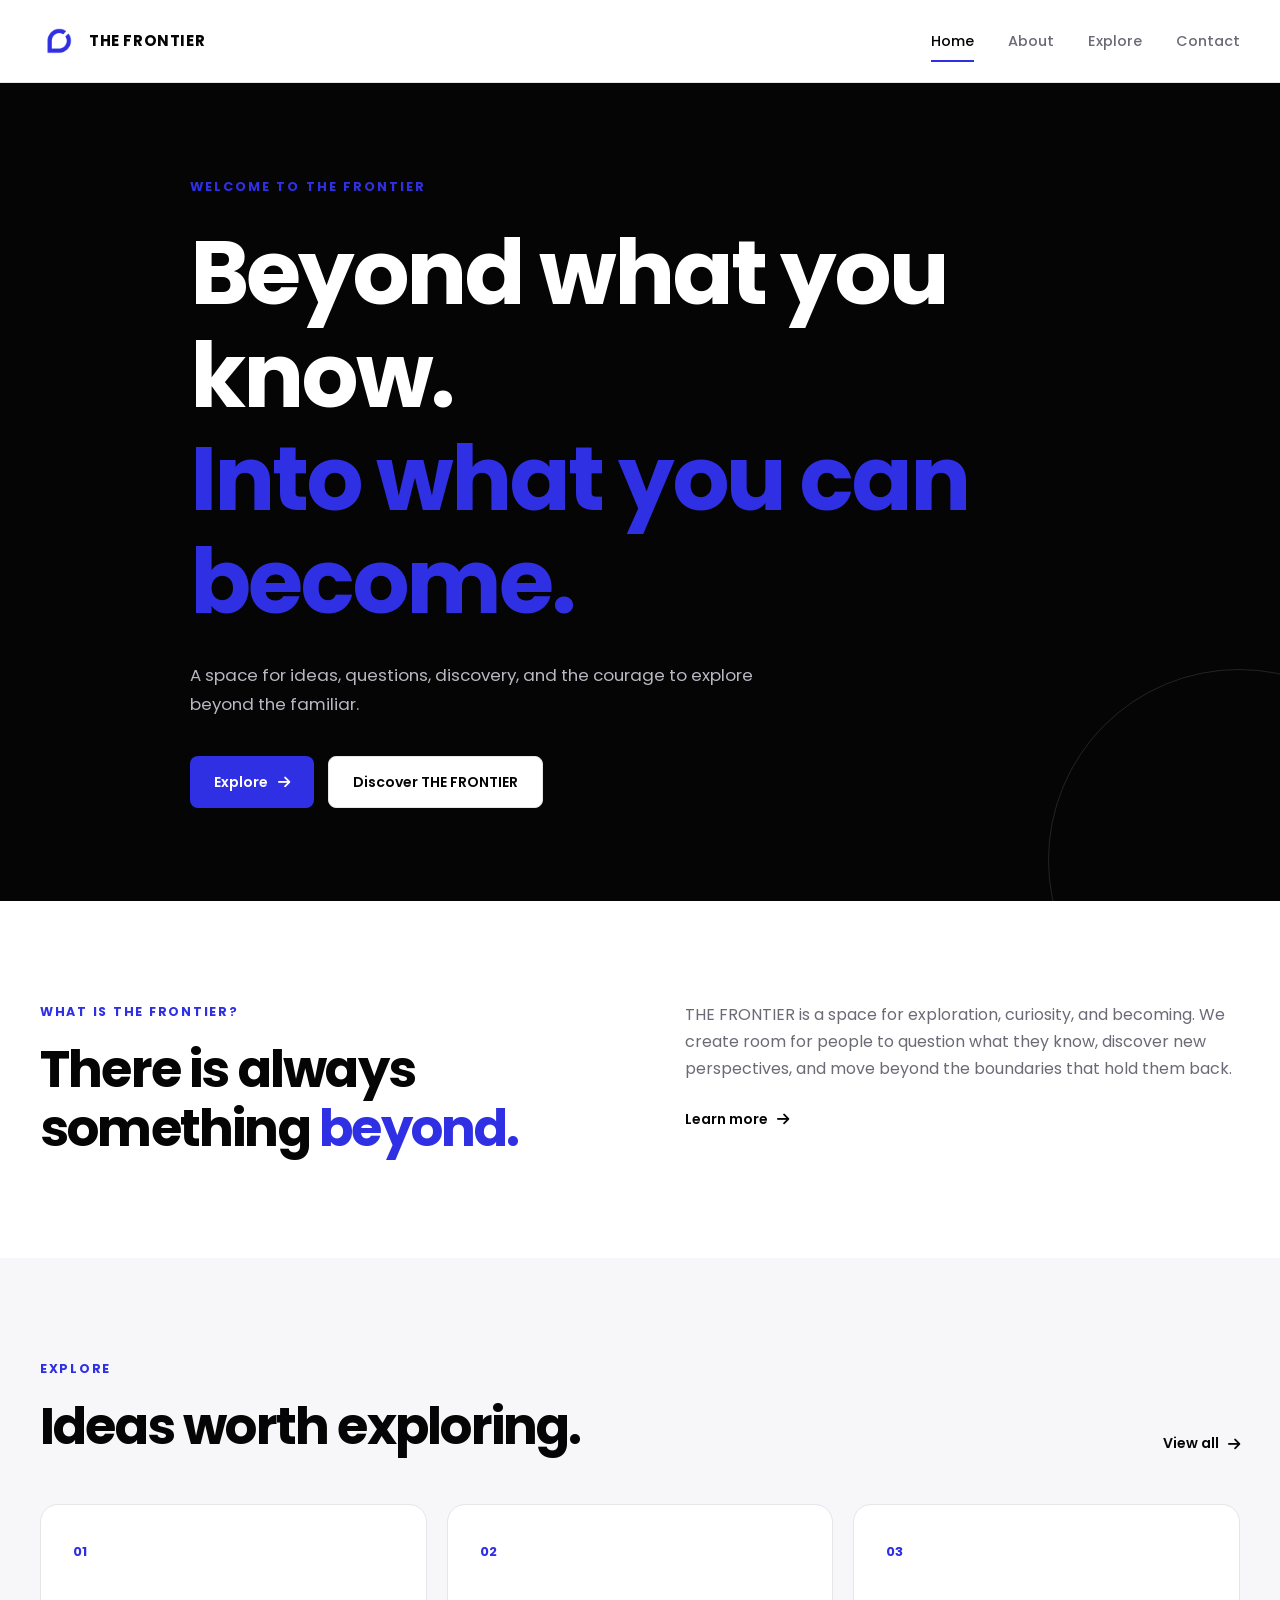
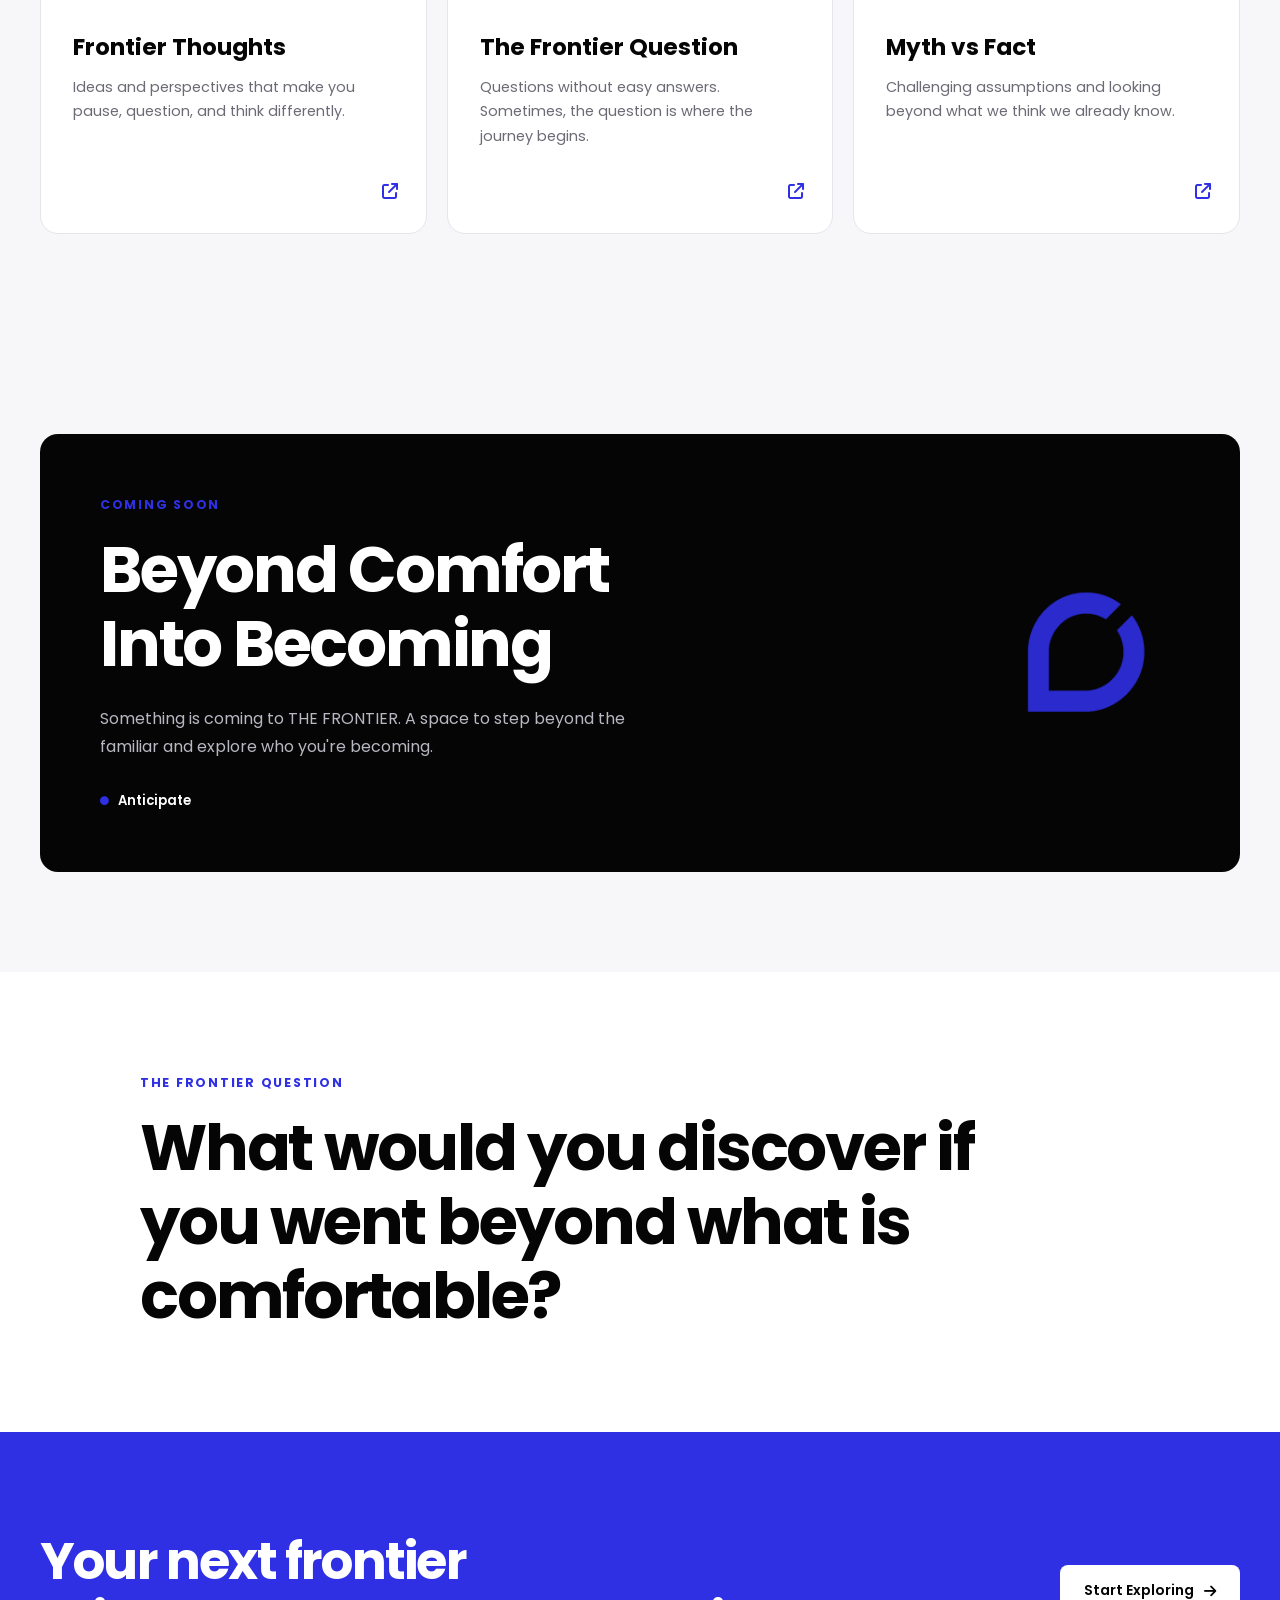
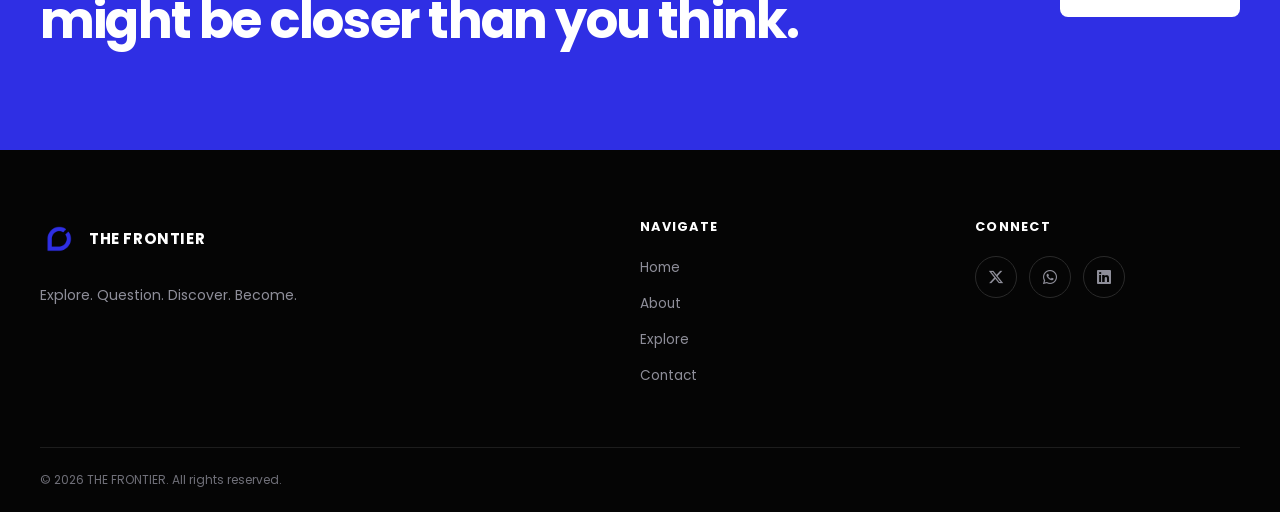
<file: index.html>
<!DOCTYPE html>
<html lang="en">
<head>
    <meta charset="UTF-8">
    <meta name="viewport" content="width=device-width, initial-scale=1.0">

    <title>THE FRONTIER</title>
    <meta name="description" content="THE FRONTIER - A space to explore, question, discover, and become.">

    <link rel="preconnect" href="https://fonts.googleapis.com">
    <link rel="preconnect" href="https://fonts.gstatic.com" crossorigin>
    <link href="https://fonts.googleapis.com/css2?family=Poppins:wght@400;500;600;700&display=swap" rel="stylesheet">
    <link rel="icon" type="image/png" href="assets/images/logo.png">

    <link rel="stylesheet" href="https://cdnjs.cloudflare.com/ajax/libs/font-awesome/6.7.2/css/all.min.css">

    <link rel="stylesheet" href="css/style.css">
</head>

<body>

    <header class="site-header">
        <div class="container nav-container">

            <a href="index.html" class="logo">
                <img src="assets/images/logo.png" alt="THE FRONTIER logo">
                <span>THE FRONTIER</span>
            </a>

            <nav class="main-nav">
                <a href="index.html" class="active">Home</a>
                <a href="about.html">About</a>
                <a href="explore.html">Explore</a>
                <a href="contact.html">Contact</a>
            </nav>

            <button class="menu-toggle" aria-label="Open navigation menu">
                <i class="fa-solid fa-bars"></i>
            </button>

        </div>
    </header>


    <main>

        <section class="hero">
            <div class="container hero-content">

                <p class="eyebrow">WELCOME TO THE FRONTIER</p>

                <h1>
                    Beyond what you know.
                    <span>Into what you can become.</span>
                </h1>

                <p class="hero-text">
                    A space for ideas, questions, discovery, and the courage
                    to explore beyond the familiar.
                </p>

                <div class="hero-buttons">
                    <a href="explore.html" class="btn btn-primary">
                        Explore
                        <i class="fa-solid fa-arrow-right"></i>
                    </a>

                    <a href="about.html" class="btn btn-secondary">
                        Discover THE FRONTIER
                    </a>
                </div>

            </div>
        </section>

        <section class="intro section">
            <div class="container intro-grid">

                <div>
                    <p class="section-label">WHAT IS THE FRONTIER?</p>

                    <h2>
                        There is always something
                        <span>beyond.</span>
                    </h2>
                </div>

                <div class="intro-text">
                    <p>
                        THE FRONTIER is a space for exploration, curiosity,
                        and becoming. We create room for people to question
                        what they know, discover new perspectives, and move
                        beyond the boundaries that hold them back.
                    </p>

                    <a href="about.html" class="text-link">
                        Learn more
                        <i class="fa-solid fa-arrow-right"></i>
                    </a>
                </div>

            </div>
        </section>


        <section class="explore section">
            <div class="container">

                <div class="section-heading">
                    <div>
                        <p class="section-label">EXPLORE</p>
                        <h2>Ideas worth exploring.</h2>
                    </div>

                    <a href="explore.html" class="text-link">
                        View all
                        <i class="fa-solid fa-arrow-right"></i>
                    </a>
                </div>


                <div class="explore-grid">

                    <article class="explore-card">
                        <span class="card-number">01</span>

                        <h3>Frontier Thoughts</h3>

                        <p>
                            Ideas and perspectives that make you pause,
                            question, and think differently.
                        </p>

                        <a href="explore.html" aria-label="Explore Frontier Thoughts">
                            <i class="fa-solid fa-arrow-up-right-from-square"></i>
                        </a>
                    </article>


                    <article class="explore-card">
                        <span class="card-number">02</span>

                        <h3>The Frontier Question</h3>

                        <p>
                            Questions without easy answers. Sometimes,
                            the question is where the journey begins.
                        </p>

                        <a href="explore.html" aria-label="Explore Frontier Questions">
                            <i class="fa-solid fa-arrow-up-right-from-square"></i>
                        </a>
                    </article>


                    <article class="explore-card">
                        <span class="card-number">03</span>

                        <h3>Myth vs Fact</h3>

                        <p>
                            Challenging assumptions and looking beyond
                            what we think we already know.
                        </p>

                        <a href="explore.html" aria-label="Explore Myth vs Fact">
                            <i class="fa-solid fa-arrow-up-right-from-square"></i>
                        </a>
                    </article>

                </div>

            </div>
        </section>


        <section class="program section">
            <div class="container">

                <div class="program-card">

                    <div class="program-content">
                        <p class="section-label">COMING SOON</p>

                        <h2>Beyond Comfort<br>Into Becoming</h2>

                        <p>
                            Something is coming to THE FRONTIER.
                            A space to step beyond the familiar and
                            explore who you're becoming.
                        </p>

                        <span class="program-status">
                            <i class="fa-solid fa-circle"></i>
                            Anticipate
                        </span>
                    </div>

                    <div class="program-mark">
                        <img src="assets/images/logo.png" alt="">
                    </div>

                </div>

            </div>
        </section>


        <section class="question section">
            <div class="container question-content">

                <p class="section-label">THE FRONTIER QUESTION</p>

                <h2>
                    What would you discover
                    if you went beyond
                    what is comfortable?
                </h2>

            </div>
        </section>


        <section class="cta section">
            <div class="container cta-content">

                <h2>Your next frontier<br>might be closer than you think.</h2>

                <a href="explore.html" class="btn btn-primary">
                    Start Exploring
                    <i class="fa-solid fa-arrow-right"></i>
                </a>

            </div>
        </section>

    </main>


    <footer class="site-footer">
        <div class="container footer-content">

            <div class="footer-brand">
                <a href="index.html" class="logo">
                    <img src="assets/images/logo.png" alt="THE FRONTIER logo">
                    <span>THE FRONTIER</span>
                </a>

                <p>
                    Explore. Question. Discover. Become.
                </p>
            </div>


            <div class="footer-links">
                <h4>Navigate</h4>

                <a href="index.html">Home</a>
                <a href="about.html">About</a>
                <a href="explore.html">Explore</a>
                <a href="contact.html">Contact</a>
            </div>


            <div class="footer-socials">
                <h4>Connect</h4>

                <div class="social-icons">

                    <a href="#" aria-label="X">
                        <i class="fa-brands fa-x-twitter"></i>
                    </a>

                    <a href="https://whatsapp.com/channel/0029Vb90pW965yD6CNnlHz1z" aria-label="WhatsApp">
                        <i class="fa-brands fa-whatsapp"></i>
                    </a>

                    <a href="#" aria-label="LinkedIn">
                        <i class="fa-brands fa-linkedin"></i>
                    </a>

                </div>
            </div>

        </div>

        <div class="container footer-bottom">
            <p>&copy; 2026 THE FRONTIER. All rights reserved.</p>
        </div>
    </footer>

    <script src="js/script.js"></script>

</body>
</html>
</file>
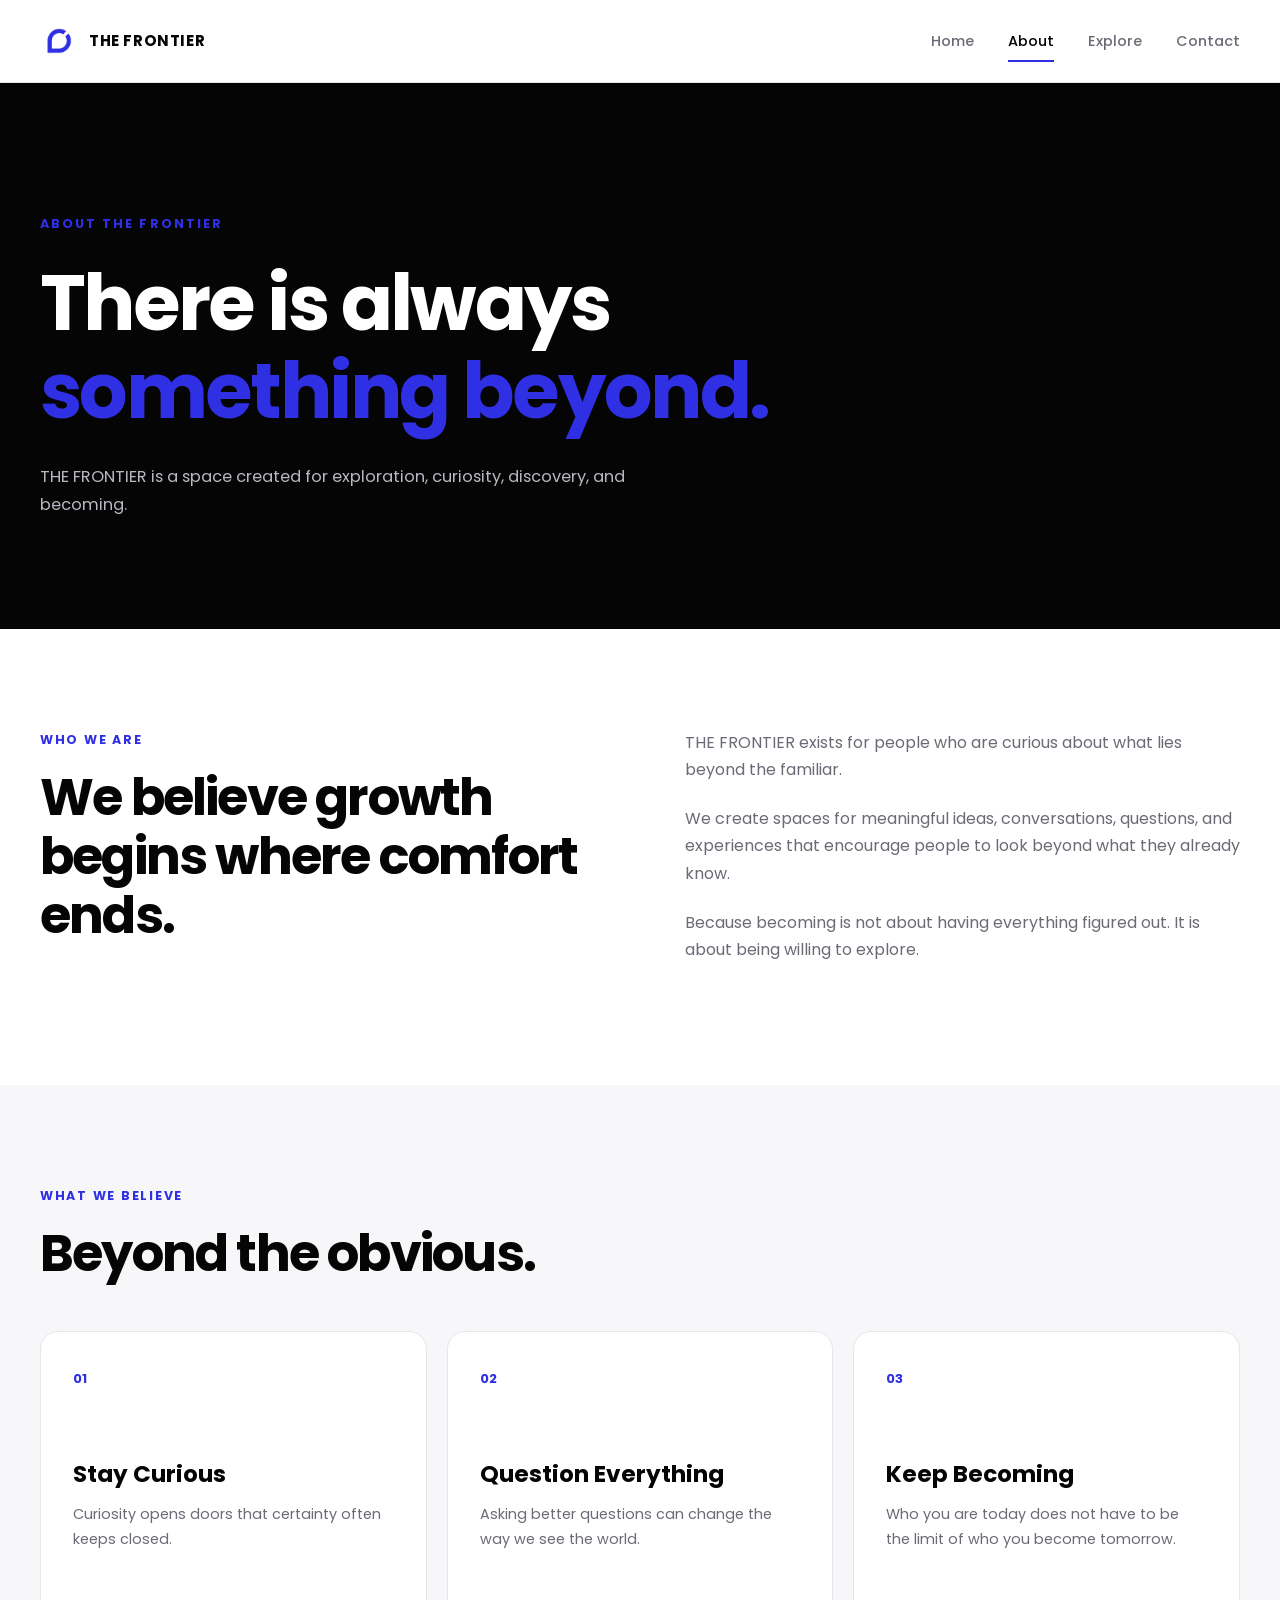
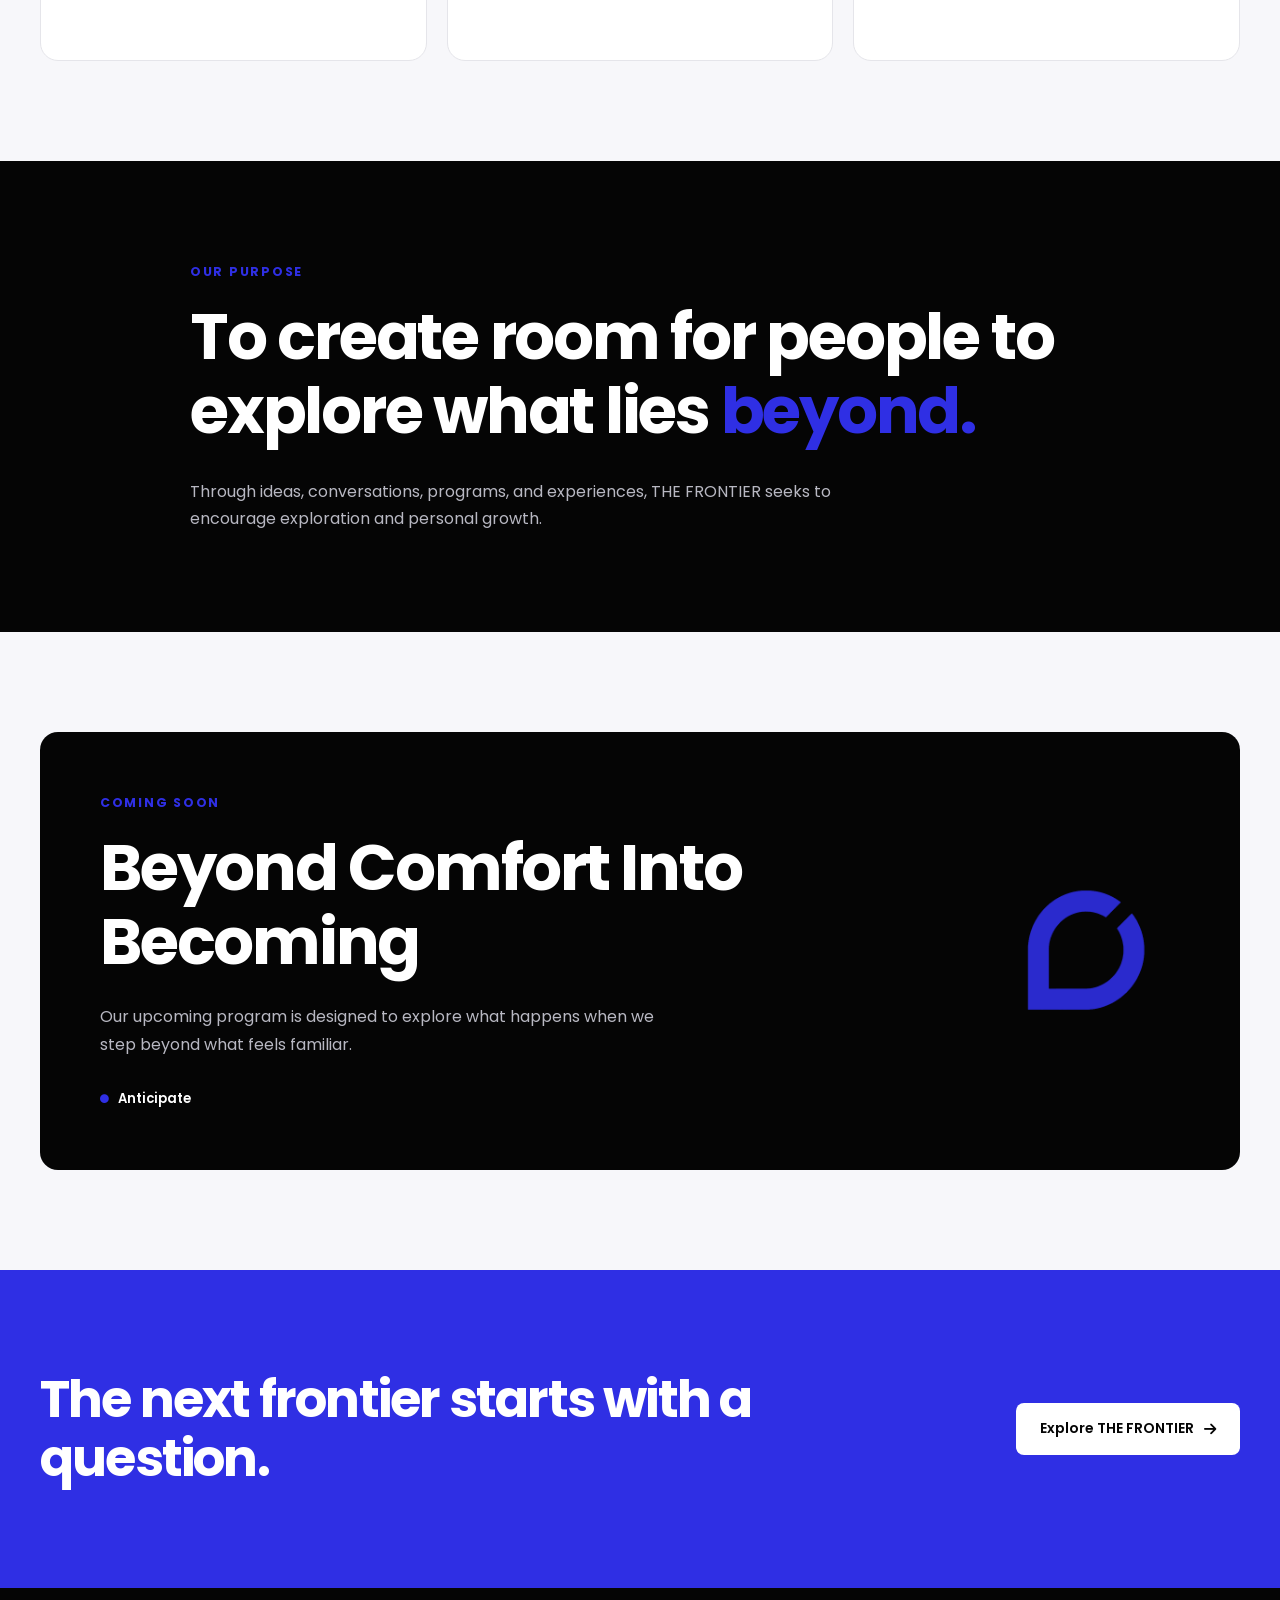
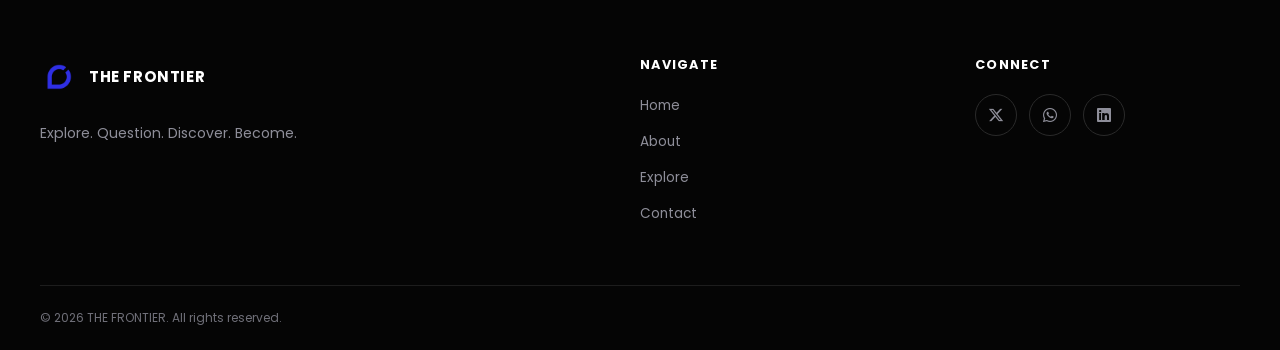
<file: about.html>
<!DOCTYPE html>
<html lang="en">
<head>
    <meta charset="UTF-8">
    <meta name="viewport" content="width=device-width, initial-scale=1.0">

    <title>About | THE FRONTIER</title>
    <meta name="description" content="Learn about THE FRONTIER, a space for exploration, curiosity, ideas, discovery, and becoming.">

    <link rel="preconnect" href="https://fonts.googleapis.com">
    <link rel="preconnect" href="https://fonts.gstatic.com" crossorigin>
    <link href="https://fonts.googleapis.com/css2?family=Poppins:wght@400;500;600;700&display=swap" rel="stylesheet">
    <link rel="icon" type="image/png" href="assets/images/logo.png">

    <link rel="stylesheet" href="https://cdnjs.cloudflare.com/ajax/libs/font-awesome/6.7.2/css/all.min.css">

    <link rel="stylesheet" href="css/style.css">
</head>

<body>

    <header class="site-header">
        <div class="container nav-container">

            <a href="index.html" class="logo">
                <img src="assets/images/logo.png" alt="THE FRONTIER logo">
                <span>THE FRONTIER</span>
            </a>

            <nav class="main-nav">
                <a href="index.html">Home</a>
                <a href="about.html" class="active">About</a>
                <a href="explore.html">Explore</a>
                <a href="contact.html">Contact</a>
            </nav>

            <button class="menu-toggle" aria-label="Open navigation menu">
                <i class="fa-solid fa-bars"></i>
            </button>

        </div>
    </header>


    <main>

        <section class="page-hero">
            <div class="container">

                <p class="eyebrow">ABOUT THE FRONTIER</p>

                <h1>
                    There is always
                    <span>something beyond.</span>
                </h1>

                <p>
                    THE FRONTIER is a space created for exploration,
                    curiosity, discovery, and becoming.
                </p>

            </div>
        </section>

        <section class="about-intro section">
            <div class="container about-grid">

                <div>
                    <p class="section-label">WHO WE ARE</p>

                    <h2>
                        We believe growth
                        begins where comfort ends.
                    </h2>
                </div>

                <div class="about-text">

                    <p>
                        THE FRONTIER exists for people who are curious
                        about what lies beyond the familiar.
                    </p>

                    <p>
                        We create spaces for meaningful ideas,
                        conversations, questions, and experiences
                        that encourage people to look beyond what
                        they already know.
                    </p>

                    <p>
                        Because becoming is not about having everything
                        figured out. It is about being willing to explore.
                    </p>

                </div>

            </div>
        </section>


        <section class="beliefs section">
            <div class="container">

                <div class="section-heading">
                    <div>
                        <p class="section-label">WHAT WE BELIEVE</p>
                        <h2>Beyond the obvious.</h2>
                    </div>
                </div>


                <div class="beliefs-grid">

                    <article class="belief-card">
                        <span>01</span>

                        <h3>Stay Curious</h3>

                        <p>
                            Curiosity opens doors that certainty
                            often keeps closed.
                        </p>
                    </article>


                    <article class="belief-card">
                        <span>02</span>

                        <h3>Question Everything</h3>

                        <p>
                            Asking better questions can change
                            the way we see the world.
                        </p>
                    </article>


                    <article class="belief-card">
                        <span>03</span>

                        <h3>Keep Becoming</h3>

                        <p>
                            Who you are today does not have to be
                            the limit of who you become tomorrow.
                        </p>
                    </article>

                </div>

            </div>
        </section>


        <section class="purpose section">
            <div class="container purpose-content">

                <p class="section-label">OUR PURPOSE</p>

                <h2>
                    To create room for people
                    to explore what lies
                    <span>beyond.</span>
                </h2>

                <p>
                    Through ideas, conversations, programs, and
                    experiences, THE FRONTIER seeks to encourage
                    exploration and personal growth.
                </p>

            </div>
        </section>


        <section class="program section">
            <div class="container">

                <div class="program-card">

                    <div class="program-content">

                        <p class="section-label">COMING SOON</p>

                        <h2>
                            Beyond Comfort
                            Into Becoming
                        </h2>

                        <p>
                            Our upcoming program is designed to
                            explore what happens when we step
                            beyond what feels familiar.
                        </p>

                        <span class="program-status">
                            <i class="fa-solid fa-circle"></i>
                            Anticipate
                        </span>

                    </div>

                    <div class="program-mark">
                        <img src="assets/images/logo.png"
                             alt="THE FRONTIER logo">
                    </div>

                </div>

            </div>
        </section>


        <section class="cta section">
            <div class="container cta-content">

                <h2>
                    The next frontier
                    starts with a question.
                </h2>

                <a href="explore.html" class="btn btn-primary">
                    Explore THE FRONTIER
                    <i class="fa-solid fa-arrow-right"></i>
                </a>

            </div>
        </section>

    </main>


    <footer class="site-footer">
        <div class="container footer-content">

            <div class="footer-brand">

                <a href="index.html" class="logo">
                    <img src="assets/images/logo.png"
                         alt="THE FRONTIER logo">
                    <span>THE FRONTIER</span>
                </a>

                <p>
                    Explore. Question. Discover. Become.
                </p>

            </div>


            <div class="footer-links">

                <h4>Navigate</h4>

                <a href="index.html">Home</a>
                <a href="about.html">About</a>
                <a href="explore.html">Explore</a>
                <a href="contact.html">Contact</a>

            </div>


            <div class="footer-socials">

                <h4>Connect</h4>

                <div class="social-icons">

                    <a href="#" aria-label="X">
                        <i class="fa-brands fa-x-twitter"></i>
                    </a>

                    <a href="https://whatsapp.com/channel/0029Vb90pW965yD6CNnlHz1z" aria-label="WhatsApp">
                        <i class="fa-brands fa-whatsapp"></i>
                    </a>

                    <a href="#" aria-label="LinkedIn">
                        <i class="fa-brands fa-linkedin"></i>
                    </a>

                </div>

            </div>

        </div>


        <div class="container footer-bottom">

            <p>
                &copy; 2026 THE FRONTIER. All rights reserved.
            </p>

        </div>
    </footer>


    <script src="js/script.js"></script>

</body>
</html>
</file>
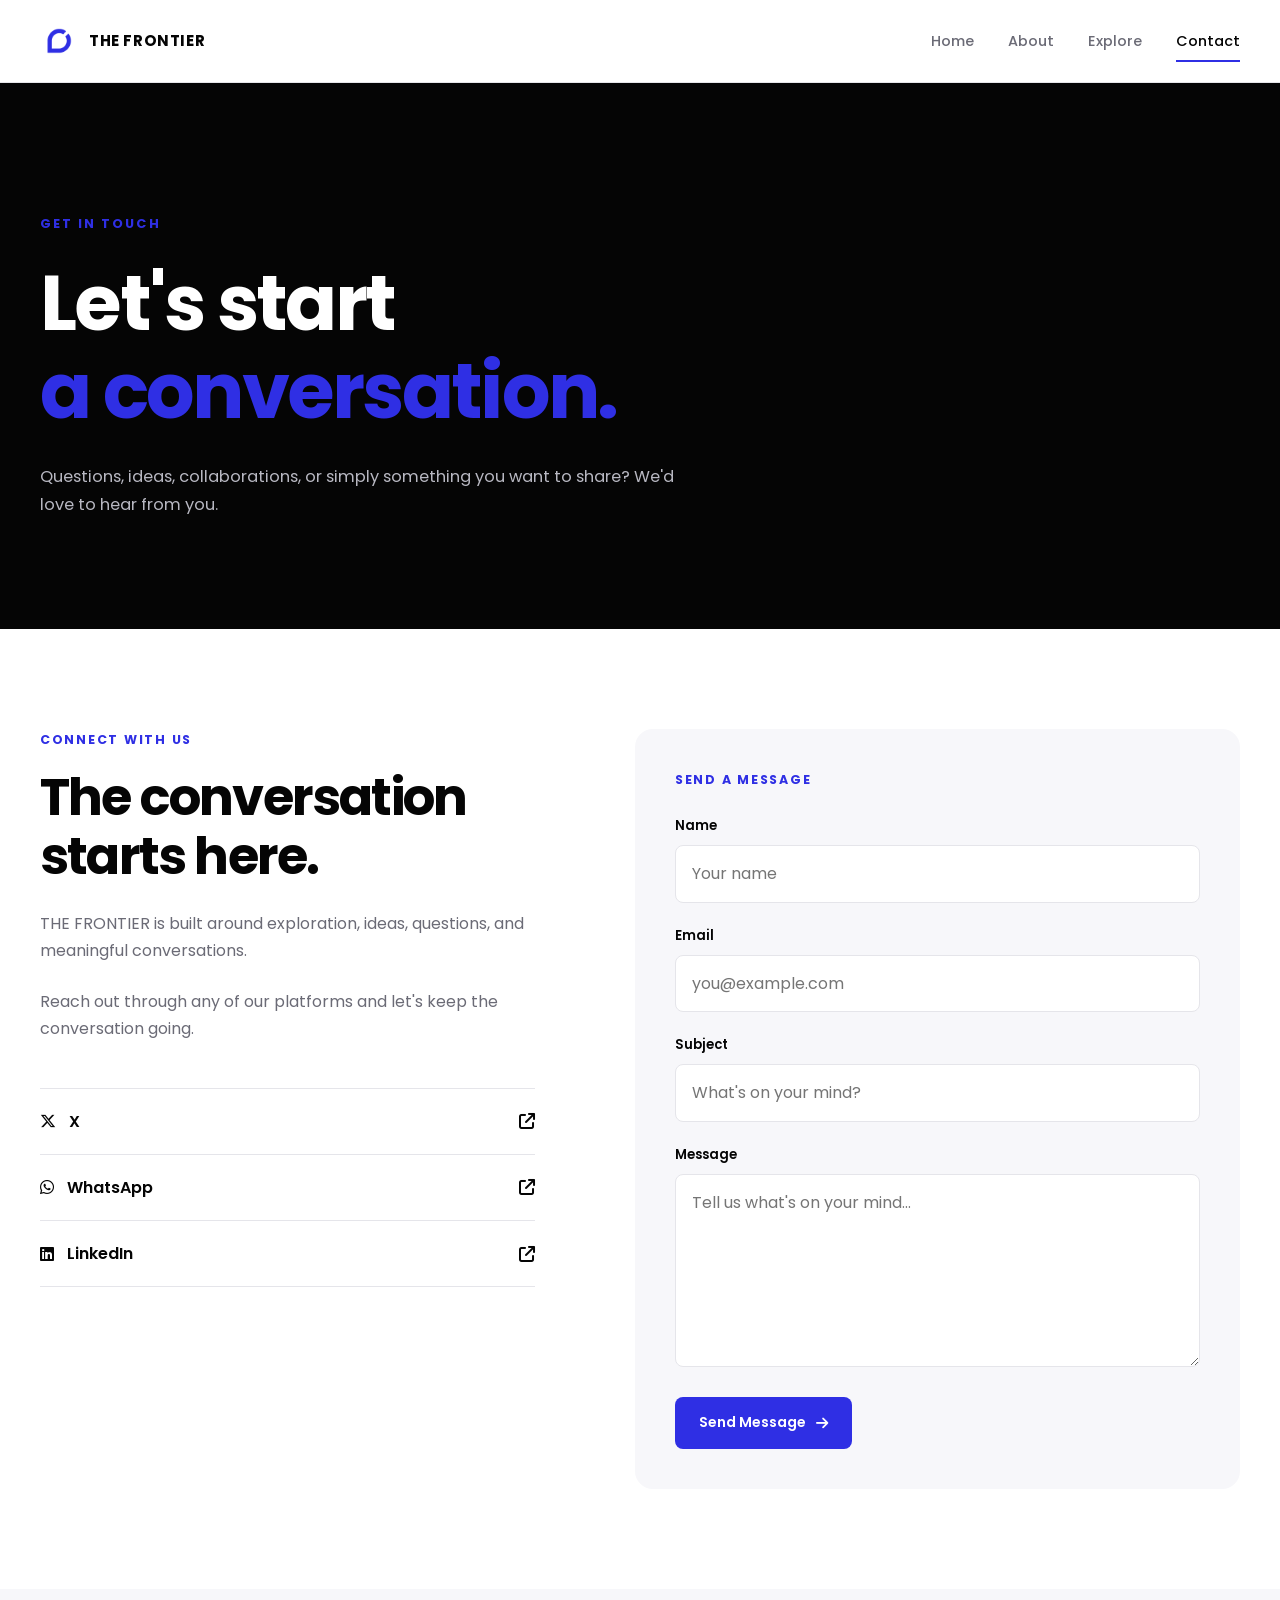
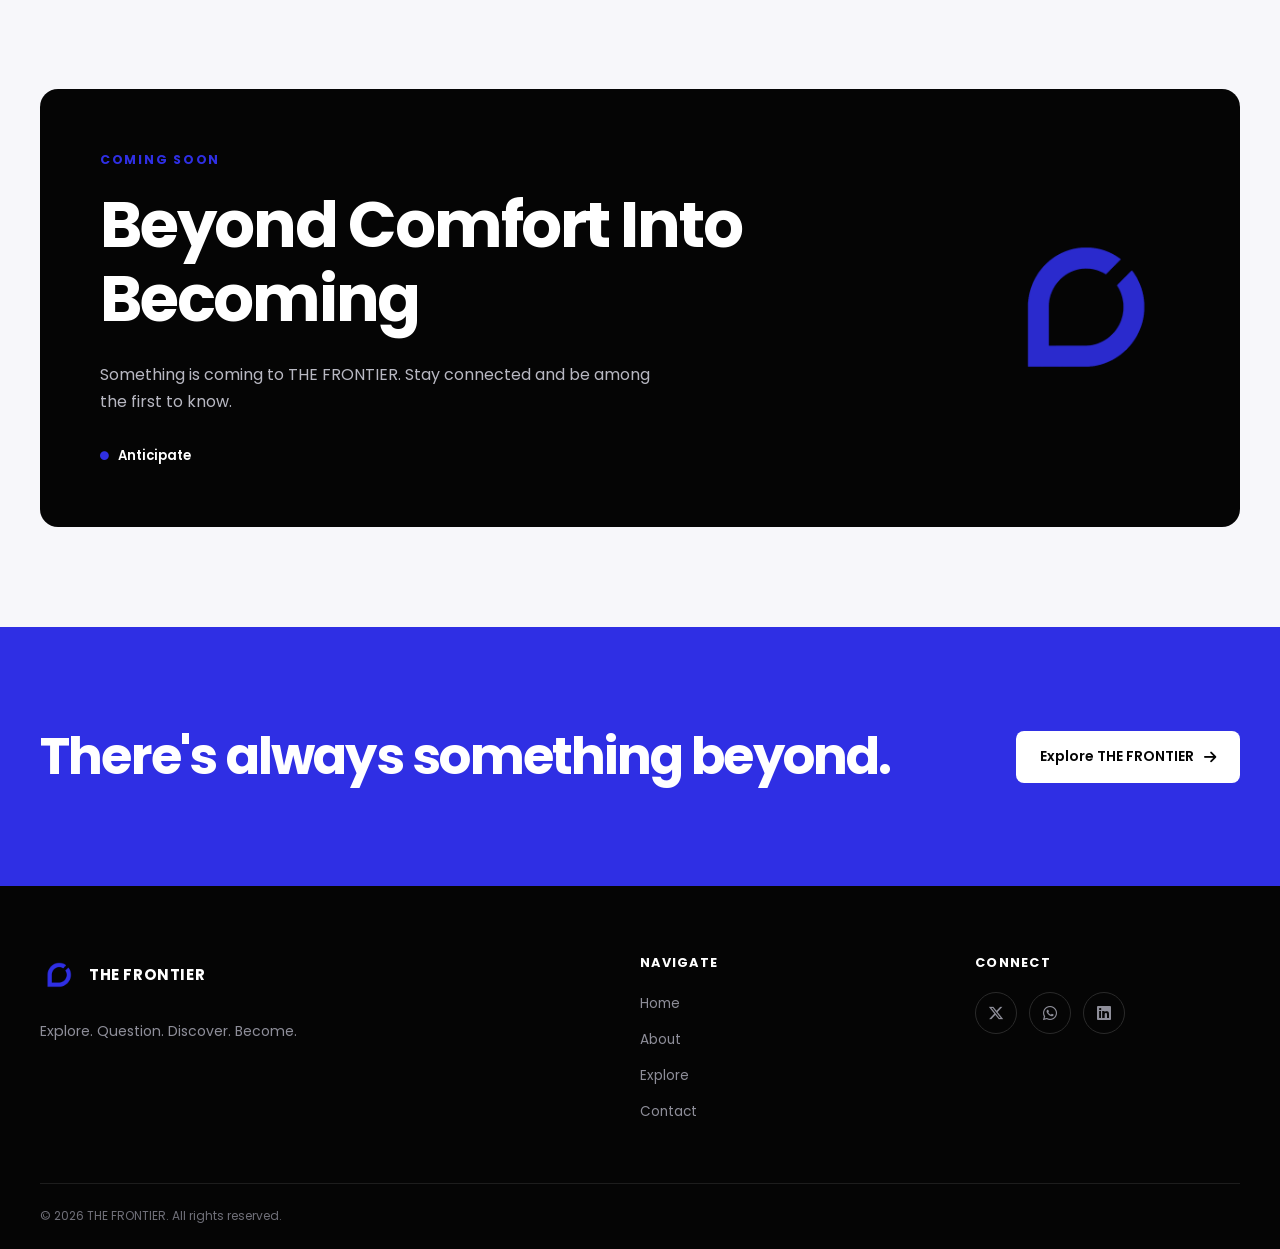
<file: contact.html>
<!DOCTYPE html>
<html lang="en">
<head>
    <meta charset="UTF-8">
    <meta name="viewport" content="width=device-width, initial-scale=1.0">

    <title>Contact | THE FRONTIER</title>
    <meta name="description" content="Connect with THE FRONTIER. Reach out, join the conversation, and stay connected.">

    <link rel="preconnect" href="https://fonts.googleapis.com">
    <link rel="preconnect" href="https://fonts.gstatic.com" crossorigin>
    <link href="https://fonts.googleapis.com/css2?family=Poppins:wght@400;500;600;700&display=swap" rel="stylesheet">
    <link rel="icon" type="image/png" href="assets/images/logo.png">

    <link rel="stylesheet"
          href="https://cdnjs.cloudflare.com/ajax/libs/font-awesome/6.7.2/css/all.min.css">

    <link rel="stylesheet" href="css/style.css">
</head>

<body>

    <header class="site-header">
        <div class="container nav-container">

            <a href="index.html" class="logo">
                <img src="assets/images/logo.png" alt="THE FRONTIER logo">
                <span>THE FRONTIER</span>
            </a>

            <nav class="main-nav">
                <a href="index.html">Home</a>
                <a href="about.html">About</a>
                <a href="explore.html">Explore</a>
                <a href="contact.html" class="active">Contact</a>
            </nav>

            <button class="menu-toggle" aria-label="Open navigation menu">
                <i class="fa-solid fa-bars"></i>
            </button>

        </div>
    </header>


    <main>

        <section class="page-hero">
            <div class="container">

                <p class="eyebrow">GET IN TOUCH</p>

                <h1>
                    Let's start
                    <span>a conversation.</span>
                </h1>

                <p>
                    Questions, ideas, collaborations, or simply
                    something you want to share? We'd love to hear from you.
                </p>

            </div>
        </section>

        <section class="contact-section section">
            <div class="container contact-grid">

                <div class="contact-info">

                    <p class="section-label">CONNECT WITH US</p>

                    <h2>
                        The conversation
                        starts here.
                    </h2>

                    <p>
                        THE FRONTIER is built around exploration,
                        ideas, questions, and meaningful conversations.
                    </p>

                    <p>
                        Reach out through any of our platforms and
                        let's keep the conversation going.
                    </p>

                    <div class="contact-socials">

                        <a href="#" class="social-link">
                            <span>
                                <i class="fa-brands fa-x-twitter"></i>
                                X
                            </span>

                            <i class="fa-solid fa-arrow-up-right-from-square"></i>
                        </a>

                        <a href="https://whatsapp.com/channel/0029Vb90pW965yD6CNnlHz1z" class="social-link">
                            <span>
                                <i class="fa-brands fa-whatsapp"></i>
                                WhatsApp
                            </span>

                            <i class="fa-solid fa-arrow-up-right-from-square"></i>
                        </a>

                        <a href="#" class="social-link">
                            <span>
                                <i class="fa-brands fa-linkedin"></i>
                                LinkedIn
                            </span>

                            <i class="fa-solid fa-arrow-up-right-from-square"></i>
                        </a>

                    </div>

                </div>

                <div class="contact-form-wrapper">

                    <p class="section-label">SEND A MESSAGE</p>

                    <form class="contact-form" action="#" method="POST">

                        <div class="form-group">
                            <label for="name">Name</label>

                            <input
                                type="text"
                                id="name"
                                name="name"
                                placeholder="Your name"
                                required>
                        </div>


                        <div class="form-group">
                            <label for="email">Email</label>

                            <input
                                type="email"
                                id="email"
                                name="email"
                                placeholder="you@example.com"
                                required>
                        </div>


                        <div class="form-group">
                            <label for="subject">Subject</label>

                            <input
                                type="text"
                                id="subject"
                                name="subject"
                                placeholder="What's on your mind?"
                                required>
                        </div>


                        <div class="form-group">
                            <label for="message">Message</label>

                            <textarea
                                id="message"
                                name="message"
                                rows="6"
                                placeholder="Tell us what's on your mind..."
                                required></textarea>
                        </div>


                        <button type="submit" class="btn btn-primary">
                            Send Message
                            <i class="fa-solid fa-arrow-right"></i>
                        </button>

                    </form>

                </div>

            </div>
        </section>

        <section class="program section">
            <div class="container">

                <div class="program-card">

                    <div class="program-content">

                        <p class="section-label">COMING SOON</p>

                        <h2>
                            Beyond Comfort
                            Into Becoming
                        </h2>

                        <p>
                            Something is coming to THE FRONTIER.
                            Stay connected and be among the first to know.
                        </p>

                        <span class="program-status">
                            <i class="fa-solid fa-circle"></i>
                            Anticipate
                        </span>

                    </div>

                    <div class="program-mark">
                        <img
                            src="assets/images/logo.png"
                            alt="THE FRONTIER logo">
                    </div>

                </div>

            </div>
        </section>

        <section class="cta section">
            <div class="container cta-content">

                <h2>
                    There's always
                    something beyond.
                </h2>

                <a href="explore.html" class="btn btn-primary">
                    Explore THE FRONTIER
                    <i class="fa-solid fa-arrow-right"></i>
                </a>

            </div>
        </section>

    </main>

    <footer class="site-footer">

        <div class="container footer-content">

            <div class="footer-brand">

                <a href="index.html" class="logo">
                    <img
                        src="assets/images/logo.png"
                        alt="THE FRONTIER logo">

                    <span>THE FRONTIER</span>
                </a>

                <p>
                    Explore. Question. Discover. Become.
                </p>

            </div>

            <div class="footer-links">

                <h4>Navigate</h4>

                <a href="index.html">Home</a>
                <a href="about.html">About</a>
                <a href="explore.html">Explore</a>
                <a href="contact.html">Contact</a>

            </div>


            <div class="footer-socials">

                <h4>Connect</h4>

                <div class="social-icons">

                    <a href="#" aria-label="X">
                        <i class="fa-brands fa-x-twitter"></i>
                    </a>

                    <a href="https://whatsapp.com/channel/0029Vb90pW965yD6CNnlHz1z" aria-label="WhatsApp">
                        <i class="fa-brands fa-whatsapp"></i>
                    </a>

                    <a href="#" aria-label="LinkedIn">
                        <i class="fa-brands fa-linkedin"></i>
                    </a>

                </div>

            </div>

        </div>


        <div class="container footer-bottom">

            <p>
                &copy; 2026 THE FRONTIER. All rights reserved.
            </p>

        </div>

    </footer>

    <script src="js/script.js"></script>

</body>
</html>
</file>
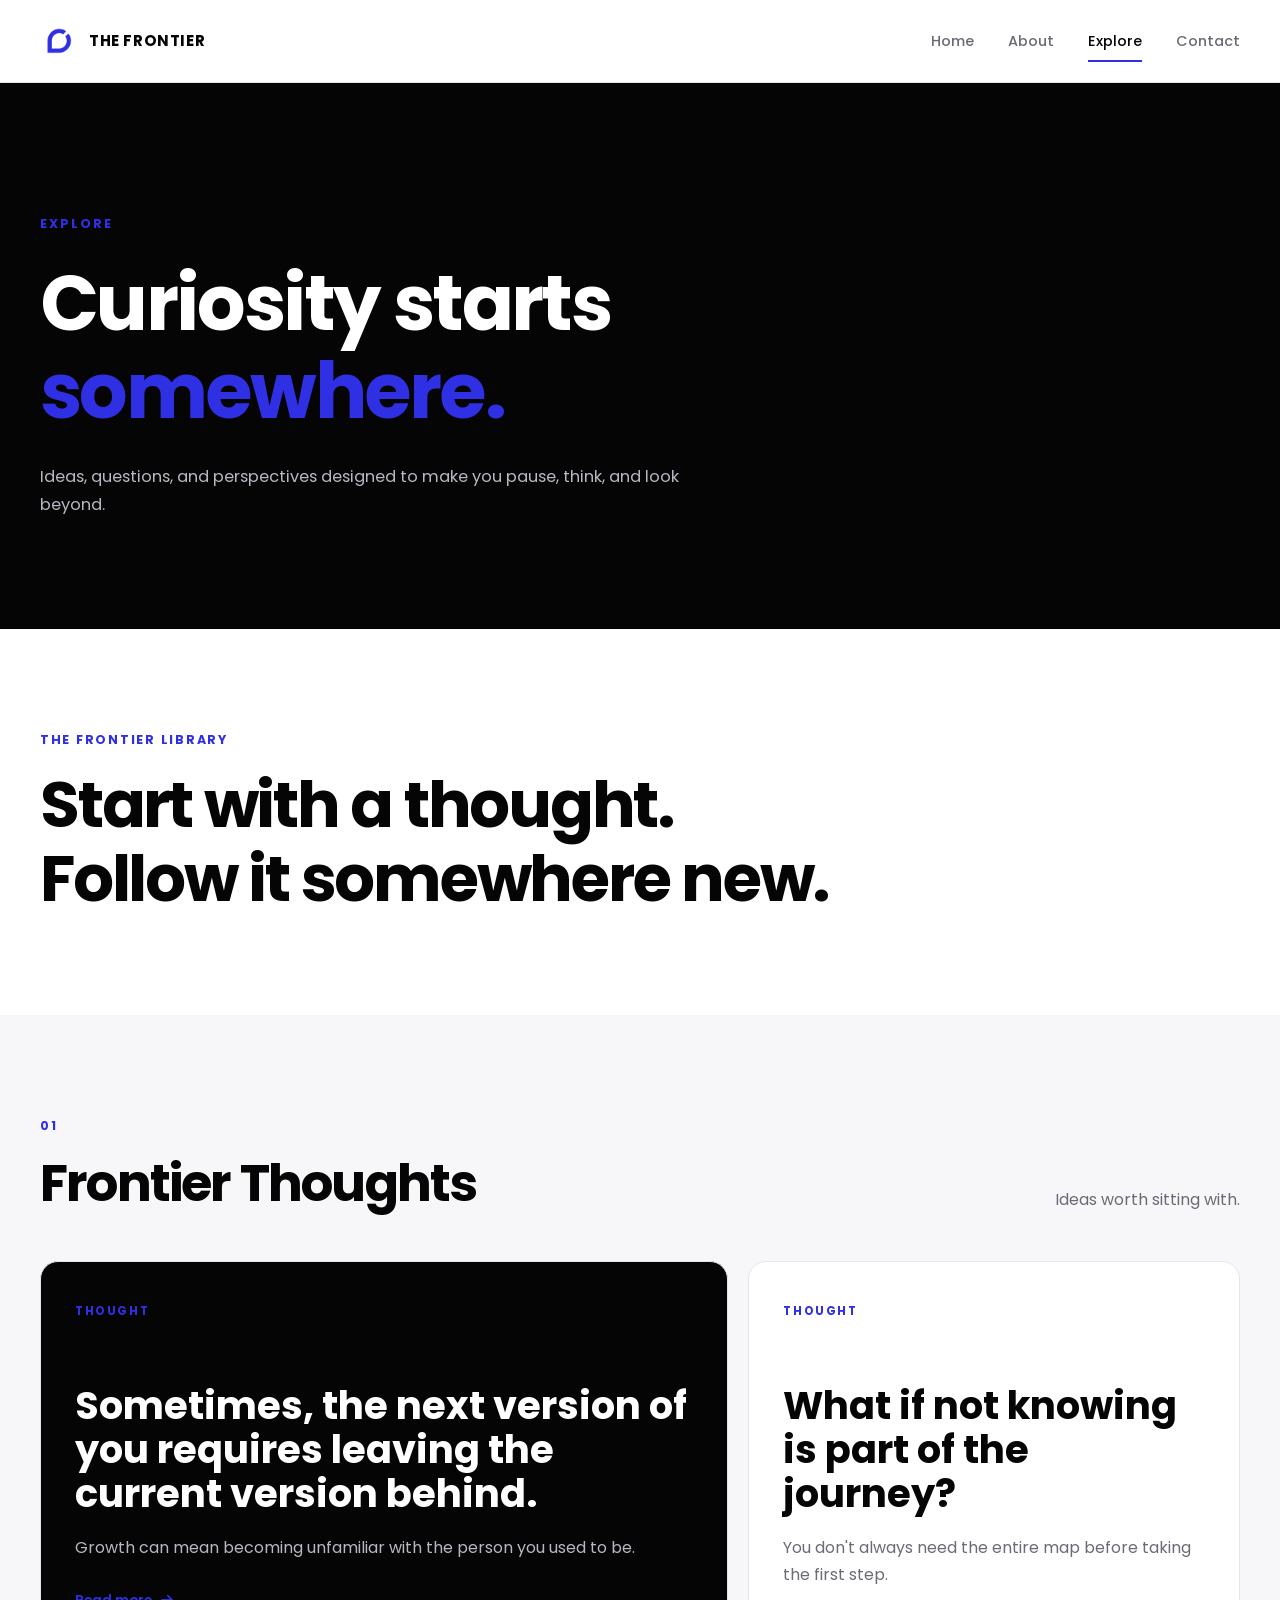
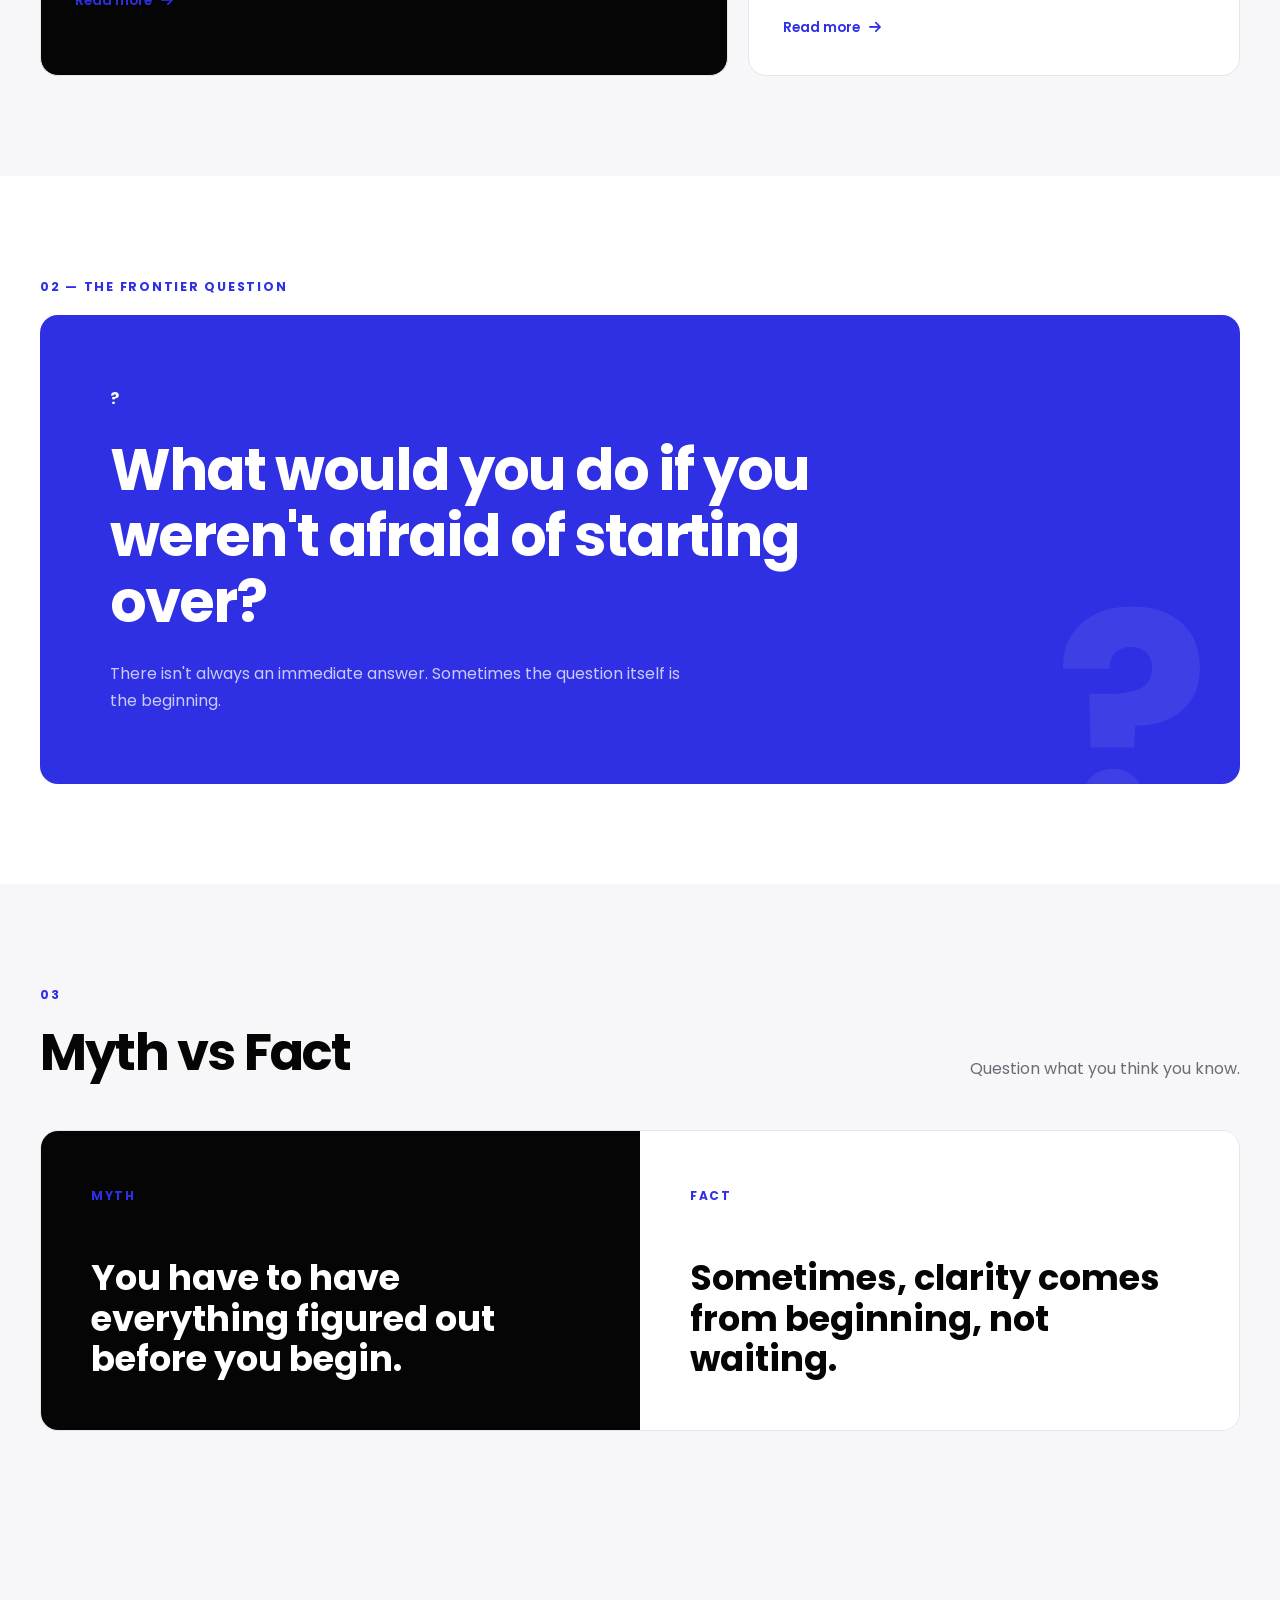
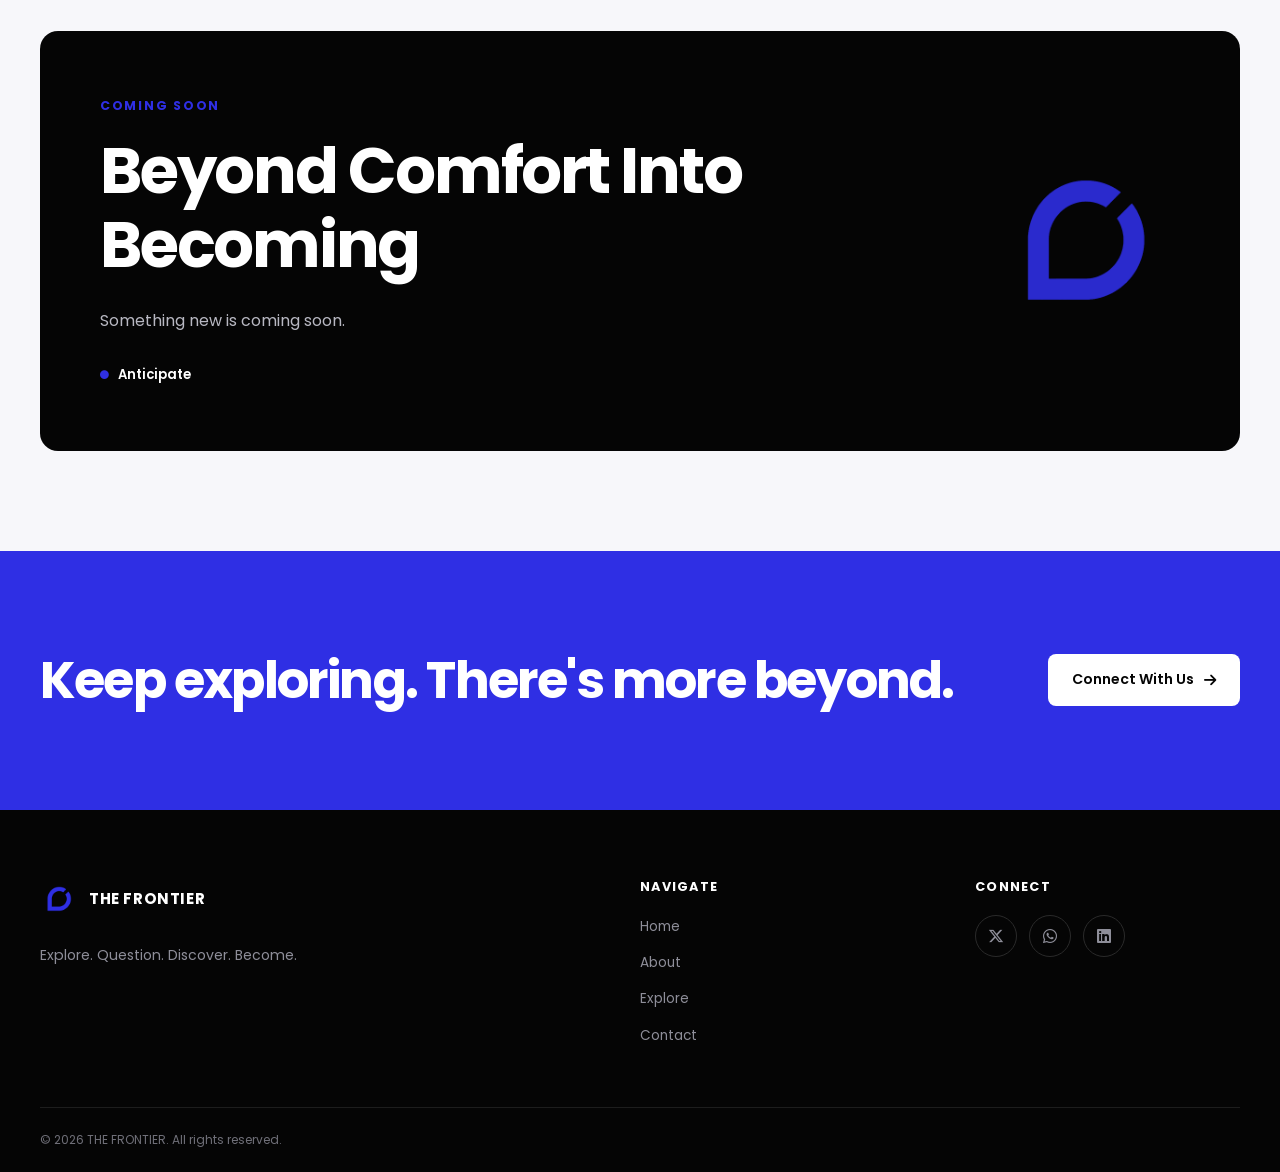
<file: explore.html>
<!DOCTYPE html>
<html lang="en">
<head>
    <meta charset="UTF-8">
    <meta name="viewport" content="width=device-width, initial-scale=1.0">

    <title>Explore | THE FRONTIER</title>
    <meta name="description" content="Explore ideas, questions, perspectives, and conversations from THE FRONTIER.">

    <link rel="preconnect" href="https://fonts.googleapis.com">
    <link rel="preconnect" href="https://fonts.gstatic.com" crossorigin>
    <link href="https://fonts.googleapis.com/css2?family=Poppins:wght@400;500;600;700&display=swap" rel="stylesheet">
    <link rel="icon" type="image/png" href="assets/images/logo.png">

    <link rel="stylesheet"
          href="https://cdnjs.cloudflare.com/ajax/libs/font-awesome/6.7.2/css/all.min.css">

    <link rel="stylesheet" href="css/style.css">
</head>

<body>

    <header class="site-header">
        <div class="container nav-container">

            <a href="index.html" class="logo">
                <img src="assets/images/logo.png" alt="THE FRONTIER logo">
                <span>THE FRONTIER</span>
            </a>

            <nav class="main-nav">
                <a href="index.html">Home</a>
                <a href="about.html">About</a>
                <a href="explore.html" class="active">Explore</a>
                <a href="contact.html">Contact</a>
            </nav>

            <button class="menu-toggle" aria-label="Open navigation menu">
                <i class="fa-solid fa-bars"></i>
            </button>

        </div>
    </header>


    <main>

        <section class="page-hero">
            <div class="container">

                <p class="eyebrow">EXPLORE</p>

                <h1>
                    Curiosity starts
                    <span>somewhere.</span>
                </h1>

                <p>
                    Ideas, questions, and perspectives designed
                    to make you pause, think, and look beyond.
                </p>

            </div>
        </section>

        <section class="explore-intro section">
            <div class="container">

                <p class="section-label">THE FRONTIER LIBRARY</p>

                <h2>
                    Start with a thought.
                    <br>
                    Follow it somewhere new.
                </h2>

            </div>
        </section>

        <section class="content-section section">
            <div class="container">

                <div class="section-heading">

                    <div>
                        <p class="section-label">01</p>
                        <h2>Frontier Thoughts</h2>
                    </div>

                    <p>
                        Ideas worth sitting with.
                    </p>

                </div>


                <div class="content-grid">

                    <article class="content-card featured">

                        <span class="content-tag">THOUGHT</span>

                        <h3>
                            Sometimes, the next version
                            of you requires leaving the
                            current version behind.
                        </h3>

                        <p>
                            Growth can mean becoming unfamiliar
                            with the person you used to be.
                        </p>

                        <a href="#">
                            Read more
                            <i class="fa-solid fa-arrow-right"></i>
                        </a>

                    </article>


                    <article class="content-card">

                        <span class="content-tag">THOUGHT</span>

                        <h3>
                            What if not knowing
                            is part of the journey?
                        </h3>

                        <p>
                            You don't always need the entire
                            map before taking the first step.
                        </p>

                        <a href="#">
                            Read more
                            <i class="fa-solid fa-arrow-right"></i>
                        </a>

                    </article>

                </div>

            </div>
        </section>

        <section class="question-section section">
            <div class="container">

                <p class="section-label">02 — THE FRONTIER QUESTION</p>

                <div class="question-box">

                    <span class="question-mark">?</span>

                    <h2>
                        What would you do
                        if you weren't afraid
                        of starting over?
                    </h2>

                    <p>
                        There isn't always an immediate answer.
                        Sometimes the question itself is the beginning.
                    </p>

                </div>

            </div>
        </section>

        <section class="content-section section">
            <div class="container">

                <div class="section-heading">

                    <div>
                        <p class="section-label">03</p>
                        <h2>Myth vs Fact</h2>
                    </div>

                    <p>
                        Question what you think you know.
                    </p>

                </div>

                <article class="myth-fact-card">

                    <div class="myth">

                        <span>MYTH</span>

                        <h3>
                            You have to have
                            everything figured out
                            before you begin.
                        </h3>

                    </div>


                    <div class="fact">

                        <span>FACT</span>

                        <h3>
                            Sometimes, clarity comes
                            from beginning, not waiting.
                        </h3>

                    </div>

                </article>

            </div>
        </section>

        <section class="program section">
            <div class="container">

                <div class="program-card">

                    <div class="program-content">

                        <p class="section-label">COMING SOON</p>

                        <h2>
                            Beyond Comfort
                            Into Becoming
                        </h2>

                        <p>
                            Something new is coming soon.
                        </p>

                        <span class="program-status">
                            <i class="fa-solid fa-circle"></i>
                            Anticipate
                        </span>

                    </div>

                    <div class="program-mark">
                        <img src="assets/images/logo.png"
                             alt="THE FRONTIER logo">
                    </div>

                </div>

            </div>
        </section>

        <section class="cta section">
            <div class="container cta-content">

                <h2>
                    Keep exploring.
                    There's more beyond.
                </h2>

                <a href="contact.html" class="btn btn-primary">
                    Connect With Us
                    <i class="fa-solid fa-arrow-right"></i>
                </a>

            </div>
        </section>

    </main>

    <footer class="site-footer">

        <div class="container footer-content">

            <div class="footer-brand">

                <a href="index.html" class="logo">
                    <img src="assets/images/logo.png"
                         alt="THE FRONTIER logo">
                    <span>THE FRONTIER</span>
                </a>

                <p>
                    Explore. Question. Discover. Become.
                </p>

            </div>


            <div class="footer-links">

                <h4>Navigate</h4>

                <a href="index.html">Home</a>
                <a href="about.html">About</a>
                <a href="explore.html">Explore</a>
                <a href="contact.html">Contact</a>

            </div>


            <div class="footer-socials">

                <h4>Connect</h4>

                <div class="social-icons">

                    <a href="#" aria-label="X">
                        <i class="fa-brands fa-x-twitter"></i>
                    </a>

                    <a href="https://whatsapp.com/channel/0029Vb90pW965yD6CNnlHz1z" aria-label="WhatsApp">
                        <i class="fa-brands fa-whatsapp"></i>
                    </a>

                    <a href="#" aria-label="LinkedIn">
                        <i class="fa-brands fa-linkedin"></i>
                    </a>

                </div>

            </div>

        </div>


        <div class="container footer-bottom">

            <p>
                &copy; 2026 THE FRONTIER. All rights reserved.
            </p>

        </div>

    </footer>

    <script src="js/script.js"></script>

</body>
</html>
</file>
<file: css/style.css>
:root {
    --royal-blue: #2F2FE4;
    --black: #050505;
    --white: #FFFFFF;
    --light-bg: #F7F7FA;
    --gray: #6B6B76;
    --border: #E5E5EA;

    --container: 1200px;
    --radius: 18px;

    --transition: 0.3s ease;
}

* {
    margin: 0;
    padding: 0;
    box-sizing: border-box;
}

html {
    scroll-behavior: smooth;
}

body {
    font-family: "Poppins", sans-serif;
    background: var(--white);
    color: var(--black);
    line-height: 1.7;
    overflow-x: hidden;
}

img {
    max-width: 100%;
    display: block;
}

a {
    color: inherit;
    text-decoration: none;
}

button,
input,
textarea {
    font: inherit;
}

button {
    border: none;
    background: none;
    cursor: pointer;
}

.container {
    width: min(100% - 40px, var(--container));
    margin-inline: auto;
}

.section {
    padding: 100px 0;
}

.section-label {
    color: var(--royal-blue);
    font-size: 0.78rem;
    font-weight: 700;
    letter-spacing: 0.14em;
    margin-bottom: 18px;
}

.eyebrow {
    color: var(--royal-blue);
    font-size: 0.8rem;
    font-weight: 700;
    letter-spacing: 0.16em;
    margin-bottom: 24px;
}

h1,
h2,
h3,
h4 {
    line-height: 1.15;
}

h1,
h2 {
    letter-spacing: -0.035em;
}

p {
    color: var(--gray);
}

.site-header {
    position: relative;
    width: 100%;
    background: var(--white);
    border-bottom: 1px solid var(--border);
    z-index: 1000;
}

.nav-container {
    min-height: 82px;
    display: flex;
    align-items: center;
    justify-content: space-between;
    gap: 30px;
}

.logo {
    display: inline-flex;
    align-items: center;
    gap: 11px;
    font-size: 0.95rem;
    font-weight: 700;
    letter-spacing: 0.04em;
}

.logo img {
    width: 38px;
    height: 38px;
    object-fit: contain;
}

.main-nav {
    display: flex;
    align-items: center;
    gap: 34px;
}

.main-nav a {
    position: relative;
    color: var(--gray);
    font-size: 0.9rem;
    font-weight: 500;
    transition: color var(--transition);
}

.main-nav a:hover,
.main-nav a.active {
    color: var(--black);
}

.main-nav a.active::after {
    content: "";
    position: absolute;
    left: 0;
    bottom: -9px;
    width: 100%;
    height: 2px;
    background: var(--royal-blue);
}

.menu-toggle {
    display: none;
    width: 42px;
    height: 42px;
    align-items: center;
    justify-content: center;
    border: 1px solid var(--border);
    border-radius: 10px;
    font-size: 1rem;
}

.btn {
    display: inline-flex;
    align-items: center;
    justify-content: center;
    gap: 10px;
    min-height: 52px;
    padding: 0 24px;
    border-radius: 8px;
    font-size: 0.88rem;
    font-weight: 600;
    transition:
        transform var(--transition),
        background var(--transition),
        color var(--transition),
        border-color var(--transition);
}

.btn:hover {
    transform: translateY(-2px);
}

.btn-primary {
    background: var(--royal-blue);
    color: var(--white);
}

.btn-primary:hover {
    background: #2424C9;
}

.btn-secondary {
    background: var(--white);
    color: var(--black);
    border: 1px solid var(--border);
}

.btn-secondary:hover {
    border-color: var(--black);
}

.text-link {
    display: inline-flex;
    align-items: center;
    gap: 9px;
    color: var(--black);
    font-size: 0.88rem;
    font-weight: 600;
    transition: gap var(--transition);
}

.text-link:hover {
    gap: 14px;
}

.hero {
    min-height: calc(100vh - 82px);
    display: flex;
    align-items: center;
    position: relative;
    overflow: hidden;
    background: var(--black);
    color: var(--white);
}

.hero::after {
    content: "";
    position: absolute;
    width: 380px;
    height: 380px;
    right: -150px;
    bottom: -150px;
    border: 1px solid rgba(255, 255, 255, 0.12);
    border-radius: 50%;
}

.hero-content {
    position: relative;
    z-index: 1;
    max-width: 900px;
}

.hero h1 {
    max-width: 850px;
    font-size: clamp(2.8rem, 7vw, 6.5rem);
    font-weight: 700;
}

.hero h1 span {
    display: block;
    color: var(--royal-blue);
}

.hero-text {
    max-width: 620px;
    margin-top: 28px;
    color: #B8B8C2;
    font-size: 1.05rem;
}

.hero-buttons {
    display: flex;
    flex-wrap: wrap;
    gap: 14px;
    margin-top: 38px;
}

.page-hero {
    padding: 130px 0 110px;
    background: var(--black);
    color: var(--white);
}

.page-hero .container {
    max-width: var(--container);
}

.page-hero h1 {
    max-width: 850px;
    font-size: clamp(2.7rem, 6vw, 5.8rem);
}

.page-hero h1 span {
    display: block;
    color: var(--royal-blue);
}

.page-hero > .container > p:last-child {
    max-width: 650px;
    margin-top: 28px;
    color: #B8B8C2;
    font-size: 1.02rem;
}

.intro {
    background: var(--white);
}

.intro-grid,
.about-grid {
    display: grid;
    grid-template-columns: 1fr 1fr;
    gap: 90px;
    align-items: start;
}

.intro h2,
.about-grid h2 {
    max-width: 570px;
    font-size: clamp(2rem, 4vw, 3.7rem);
}

.intro h2 span,
.about-grid h2 span {
    color: var(--royal-blue);
}

.intro-text,
.about-text {
    max-width: 560px;
}

.intro-text p,
.about-text p {
    margin-bottom: 22px;
}

.explore {
    background: var(--light-bg);
}

.section-heading {
    display: flex;
    justify-content: space-between;
    align-items: end;
    gap: 30px;
    margin-bottom: 48px;
}

.section-heading h2 {
    font-size: clamp(2rem, 4vw, 3.5rem);
}

.explore-grid {
    display: grid;
    grid-template-columns: repeat(3, 1fr);
    gap: 20px;
}

.explore-card,
.belief-card {
    position: relative;
    min-height: 330px;
    padding: 32px;
    background: var(--white);
    border: 1px solid var(--border);
    border-radius: var(--radius);
    transition:
        transform var(--transition),
        border-color var(--transition);
}

.explore-card:hover,
.belief-card:hover {
    transform: translateY(-5px);
    border-color: var(--royal-blue);
}

.card-number,
.belief-card > span {
    color: var(--royal-blue);
    font-size: 0.8rem;
    font-weight: 700;
}

.explore-card h3,
.belief-card h3 {
    margin-top: 70px;
    font-size: 1.45rem;
}

.explore-card p,
.belief-card p {
    margin-top: 14px;
    font-size: 0.9rem;
}

.explore-card > a {
    position: absolute;
    right: 28px;
    bottom: 28px;
    color: var(--royal-blue);
}

.beliefs {
    background: var(--light-bg);
}

.beliefs-grid {
    display: grid;
    grid-template-columns: repeat(3, 1fr);
    gap: 20px;
}

.purpose {
    background: var(--black);
    color: var(--white);
}

.purpose-content {
    max-width: 900px;
}

.purpose h2 {
    font-size: clamp(2.3rem, 5vw, 4.8rem);
}

.purpose h2 span {
    color: var(--royal-blue);
}

.purpose-content > p:last-child {
    max-width: 650px;
    margin-top: 30px;
    color: #B8B8C2;
}

.explore-intro {
    background: var(--white);
}

.explore-intro h2 {
    max-width: 850px;
    font-size: clamp(2.3rem, 5vw, 4.6rem);
}

.content-section {
    background: var(--light-bg);
}

.content-grid {
    display: grid;
    grid-template-columns: 1.4fr 1fr;
    gap: 20px;
}

.content-card {
    min-height: 350px;
    padding: 34px;
    background: var(--white);
    border: 1px solid var(--border);
    border-radius: var(--radius);
}

.content-card.featured {
    background: var(--black);
    color: var(--white);
}

.content-tag {
    color: var(--royal-blue);
    font-size: 0.72rem;
    font-weight: 700;
    letter-spacing: 0.14em;
}

.content-card h3 {
    max-width: 650px;
    margin-top: 60px;
    font-size: clamp(1.5rem, 3vw, 2.5rem);
}

.content-card p {
    margin-top: 18px;
}

.content-card.featured p {
    color: #B8B8C2;
}

.content-card a {
    display: inline-flex;
    align-items: center;
    gap: 9px;
    margin-top: 28px;
    color: var(--royal-blue);
    font-size: 0.85rem;
    font-weight: 600;
}

.question,
.question-section {
    background: var(--white);
}

.question-content {
    max-width: 1000px;
}

.question h2 {
    max-width: 900px;
    font-size: clamp(2.2rem, 5vw, 5rem);
}

.question-box {
    position: relative;
    padding: 70px;
    background: var(--royal-blue);
    color: var(--white);
    border-radius: var(--radius);
    overflow: hidden;
}

.question-box::after {
    content: "?";
    position: absolute;
    right: 30px;
    bottom: -80px;
    color: rgba(255, 255, 255, 0.08);
    font-size: 18rem;
    font-weight: 700;
    line-height: 1;
}

.question-mark {
    font-size: 1rem;
    font-weight: 700;
}

.question-box h2 {
    position: relative;
    z-index: 1;
    max-width: 850px;
    margin-top: 25px;
    font-size: clamp(2rem, 4.5vw, 4.2rem);
}

.question-box p {
    position: relative;
    z-index: 1;
    max-width: 600px;
    margin-top: 24px;
    color: rgba(255, 255, 255, 0.75);
}

.myth-fact-card {
    display: grid;
    grid-template-columns: 1fr 1fr;
    border: 1px solid var(--border);
    border-radius: var(--radius);
    overflow: hidden;
}

.myth,
.fact {
    padding: 50px;
}

.myth {
    background: var(--black);
    color: var(--white);
}

.fact {
    background: var(--white);
}

.myth span,
.fact span {
    color: var(--royal-blue);
    font-size: 0.75rem;
    font-weight: 700;
    letter-spacing: 0.14em;
}

.myth h3,
.fact h3 {
    margin-top: 50px;
    font-size: clamp(1.4rem, 3vw, 2.2rem);
}

.program {
    background: var(--light-bg);
}

.program-card {
    position: relative;
    min-height: 420px;
    display: flex;
    align-items: center;
    justify-content: space-between;
    gap: 50px;
    padding: 60px;
    background: var(--black);
    color: var(--white);
    border-radius: var(--radius);
    overflow: hidden;
}

.program-content {
    position: relative;
    z-index: 2;
    max-width: 700px;
}

.program-content h2 {
    font-size: clamp(2.3rem, 5vw, 4.7rem);
}

.program-content > p:not(.section-label) {
    max-width: 560px;
    margin-top: 25px;
    color: #B8B8C2;
}

.program-status {
    display: inline-flex;
    align-items: center;
    gap: 9px;
    margin-top: 30px;
    color: var(--white);
    font-size: 0.82rem;
    font-weight: 600;
}

.program-status i {
    color: var(--royal-blue);
    font-size: 0.55rem;
}

.program-mark {
    position: relative;
    z-index: 1;
    flex-shrink: 0;
}

.program-mark img {
    width: 190px;
    opacity: 0.9;
}

.contact-section {
    background: var(--white);
}

.contact-grid {
    display: grid;
    grid-template-columns: 0.9fr 1.1fr;
    gap: 100px;
}

.contact-info h2 {
    max-width: 550px;
    font-size: clamp(2.2rem, 4vw, 4rem);
}

.contact-info > p:not(.section-label) {
    max-width: 530px;
    margin-top: 24px;
}

.contact-socials {
    margin-top: 45px;
    border-top: 1px solid var(--border);
}

.social-link {
    display: flex;
    align-items: center;
    justify-content: space-between;
    padding: 19px 0;
    border-bottom: 1px solid var(--border);
    transition: color var(--transition);
}

.social-link:hover {
    color: var(--royal-blue);
}

.social-link span {
    display: flex;
    align-items: center;
    gap: 13px;
    font-weight: 600;
}

.contact-form-wrapper {
    padding: 40px;
    background: var(--light-bg);
    border-radius: var(--radius);
}

.contact-form {
    margin-top: 25px;
}

.form-group {
    margin-bottom: 22px;
}

.form-group label {
    display: block;
    margin-bottom: 8px;
    font-size: 0.82rem;
    font-weight: 600;
}

.form-group input,
.form-group textarea {
    width: 100%;
    border: 1px solid var(--border);
    border-radius: 8px;
    padding: 14px 16px;
    outline: none;
    background: var(--white);
    color: var(--black);
    transition: border-color var(--transition);
}

.form-group input:focus,
.form-group textarea:focus {
    border-color: var(--royal-blue);
}

.form-group textarea {
    resize: vertical;
    min-height: 150px;
}

.cta {
    background: var(--royal-blue);
    color: var(--white);
}

.cta-content {
    display: flex;
    align-items: center;
    justify-content: space-between;
    gap: 40px;
}

.cta h2 {
    font-size: clamp(2rem, 4vw, 4rem);
}

.cta .btn-primary {
    background: var(--white);
    color: var(--black);
    flex-shrink: 0;
}

.cta .btn-primary:hover {
    background: #F0F0F0;
}

.site-footer {
    background: var(--black);
    color: var(--white);
    padding-top: 70px;
}

.footer-content {
    display: grid;
    grid-template-columns: 2fr 1fr 1fr;
    gap: 70px;
    padding-bottom: 60px;
}

.footer-brand p {
    max-width: 300px;
    margin-top: 18px;
    color: #8E8E99;
    font-size: 0.88rem;
}

.footer-links,
.footer-socials {
    display: flex;
    flex-direction: column;
    gap: 13px;
}

.footer-links h4,
.footer-socials h4 {
    margin-bottom: 8px;
    color: var(--white);
    font-size: 0.8rem;
    letter-spacing: 0.1em;
    text-transform: uppercase;
}

.footer-links a {
    width: fit-content;
    color: #8E8E99;
    font-size: 0.85rem;
    transition: color var(--transition);
}

.footer-links a:hover {
    color: var(--white);
}

.social-icons {
    display: flex;
    gap: 12px;
}

.social-icons a {
    width: 42px;
    height: 42px;
    display: flex;
    align-items: center;
    justify-content: center;
    border: 1px solid #2A2A2A;
    border-radius: 50%;
    color: #8E8E99;
    transition:
        color var(--transition),
        border-color var(--transition);
}

.social-icons a:hover {
    color: var(--white);
    border-color: var(--royal-blue);
}

.footer-bottom {
    padding: 22px 0;
    border-top: 1px solid #1D1D1D;
}

.footer-bottom p {
    color: #6F6F78;
    font-size: 0.75rem;
}

@media (max-width: 900px) {

    .section {
        padding: 80px 0;
    }

    .main-nav {
        gap: 20px;
    }

    .intro-grid,
    .about-grid,
    .contact-grid {
        grid-template-columns: 1fr;
        gap: 45px;
    }

    .explore-grid,
    .beliefs-grid {
        grid-template-columns: 1fr 1fr;
    }

    .content-grid {
        grid-template-columns: 1fr;
    }

    .program-card {
        padding: 45px;
    }

    .program-mark img {
        width: 140px;
    }

    .footer-content {
        grid-template-columns: 1.5fr 1fr 1fr;
        gap: 35px;
    }
}

@media (max-width: 700px) {

    .container {
        width: min(100% - 28px, var(--container));
    }

    .section {
        padding: 65px 0;
    }

    .nav-container {
        min-height: 70px;
    }

    .logo {
        font-size: 0.82rem;
    }

    .logo img {
        width: 32px;
        height: 32px;
    }

    .main-nav {
        position: absolute;
        top: 70px;
        left: 14px;
        right: 14px;

        display: none;
        flex-direction: column;
        align-items: stretch;
        gap: 0;

        padding: 10px;
        background: var(--white);
        border: 1px solid var(--border);
        border-radius: 12px;
        box-shadow: 0 15px 40px rgba(0, 0, 0, 0.08);
    }

    .main-nav.show {
        display: flex;
    }

    .main-nav a {
        padding: 13px 12px;
    }

    .main-nav a.active::after {
        display: none;
    }

    .menu-toggle {
        display: flex;
    }

    .hero {
        min-height: calc(100svh - 70px);
    }

    .hero h1 {
        font-size: clamp(2.5rem, 13vw, 4.2rem);
    }

    .hero-text {
        font-size: 0.92rem;
    }

    .hero-buttons {
        flex-direction: column;
        align-items: stretch;
    }

    .hero-buttons .btn {
        width: 100%;
    }

    .page-hero {
        padding: 90px 0 75px;
    }

    .page-hero h1 {
        font-size: clamp(2.5rem, 12vw, 4rem);
    }

    .section-heading {
        flex-direction: column;
        align-items: flex-start;
        gap: 15px;
        margin-bottom: 30px;
    }

    .explore-grid,
    .beliefs-grid {
        grid-template-columns: 1fr;
    }

    .explore-card,
    .belief-card {
        min-height: 280px;
    }

    .question-box {
        padding: 40px 28px;
    }

    .question-box::after {
        right: -15px;
        bottom: -45px;
        font-size: 11rem;
    }

    .myth-fact-card {
        grid-template-columns: 1fr;
    }

    .myth,
    .fact {
        padding: 35px 28px;
    }

    .myth h3,
    .fact h3 {
        margin-top: 35px;
    }

    .program-card {
        min-height: auto;
        padding: 40px 28px;
        flex-direction: column;
        align-items: flex-start;
    }

    .program-mark {
        position: absolute;
        right: 25px;
        bottom: 25px;
        opacity: 0.5;
    }

    .program-mark img {
        width: 100px;
    }

    .contact-form-wrapper {
        padding: 28px 22px;
    }

    .cta-content {
        flex-direction: column;
        align-items: flex-start;
    }

    .cta .btn {
        width: 100%;
    }

    .footer-content {
        grid-template-columns: 1fr;
        gap: 40px;
        padding-bottom: 45px;
    }

}

@media (max-width: 380px) {

    .container {
        width: min(100% - 22px, var(--container));
    }

    .hero h1,
    .page-hero h1 {
        font-size: 2.35rem;
    }

    .btn {
        padding: 0 18px;
    }

    .program-card {
        padding: 32px 22px;
    }

}
</file>
